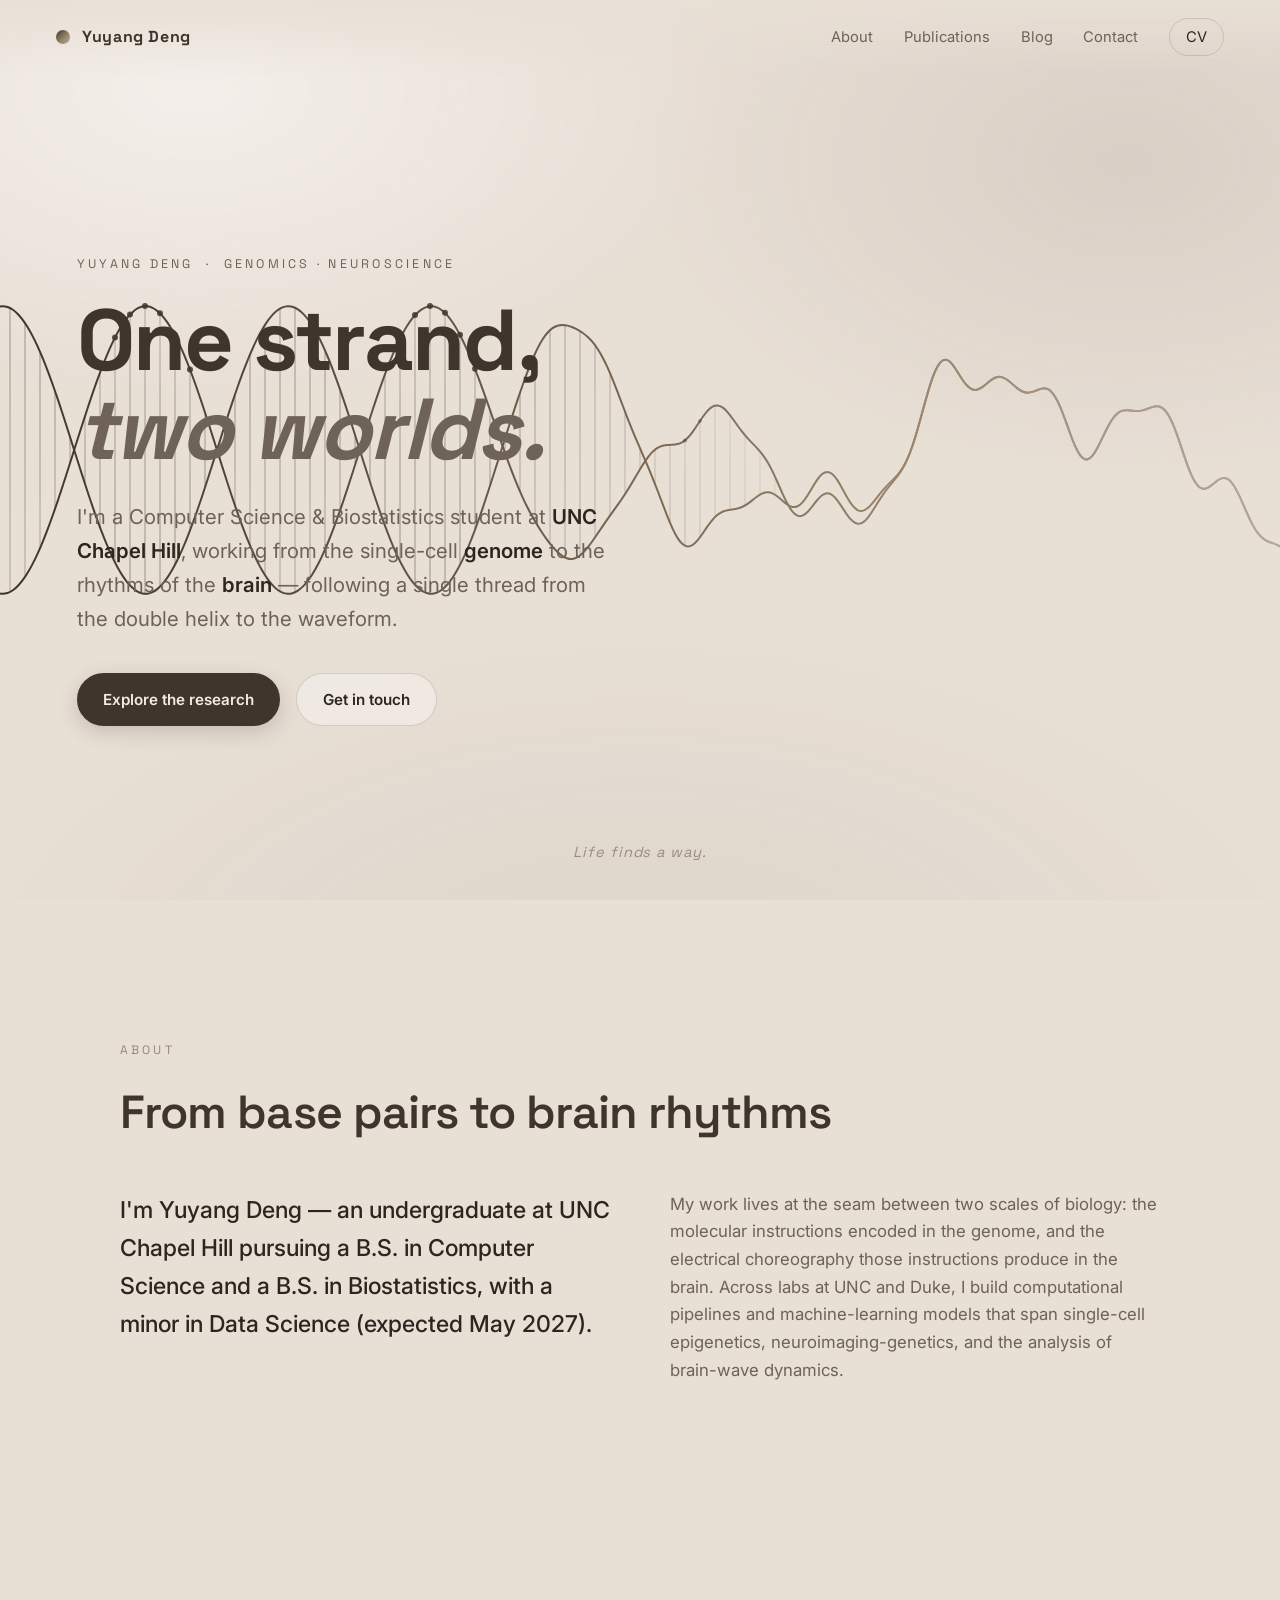
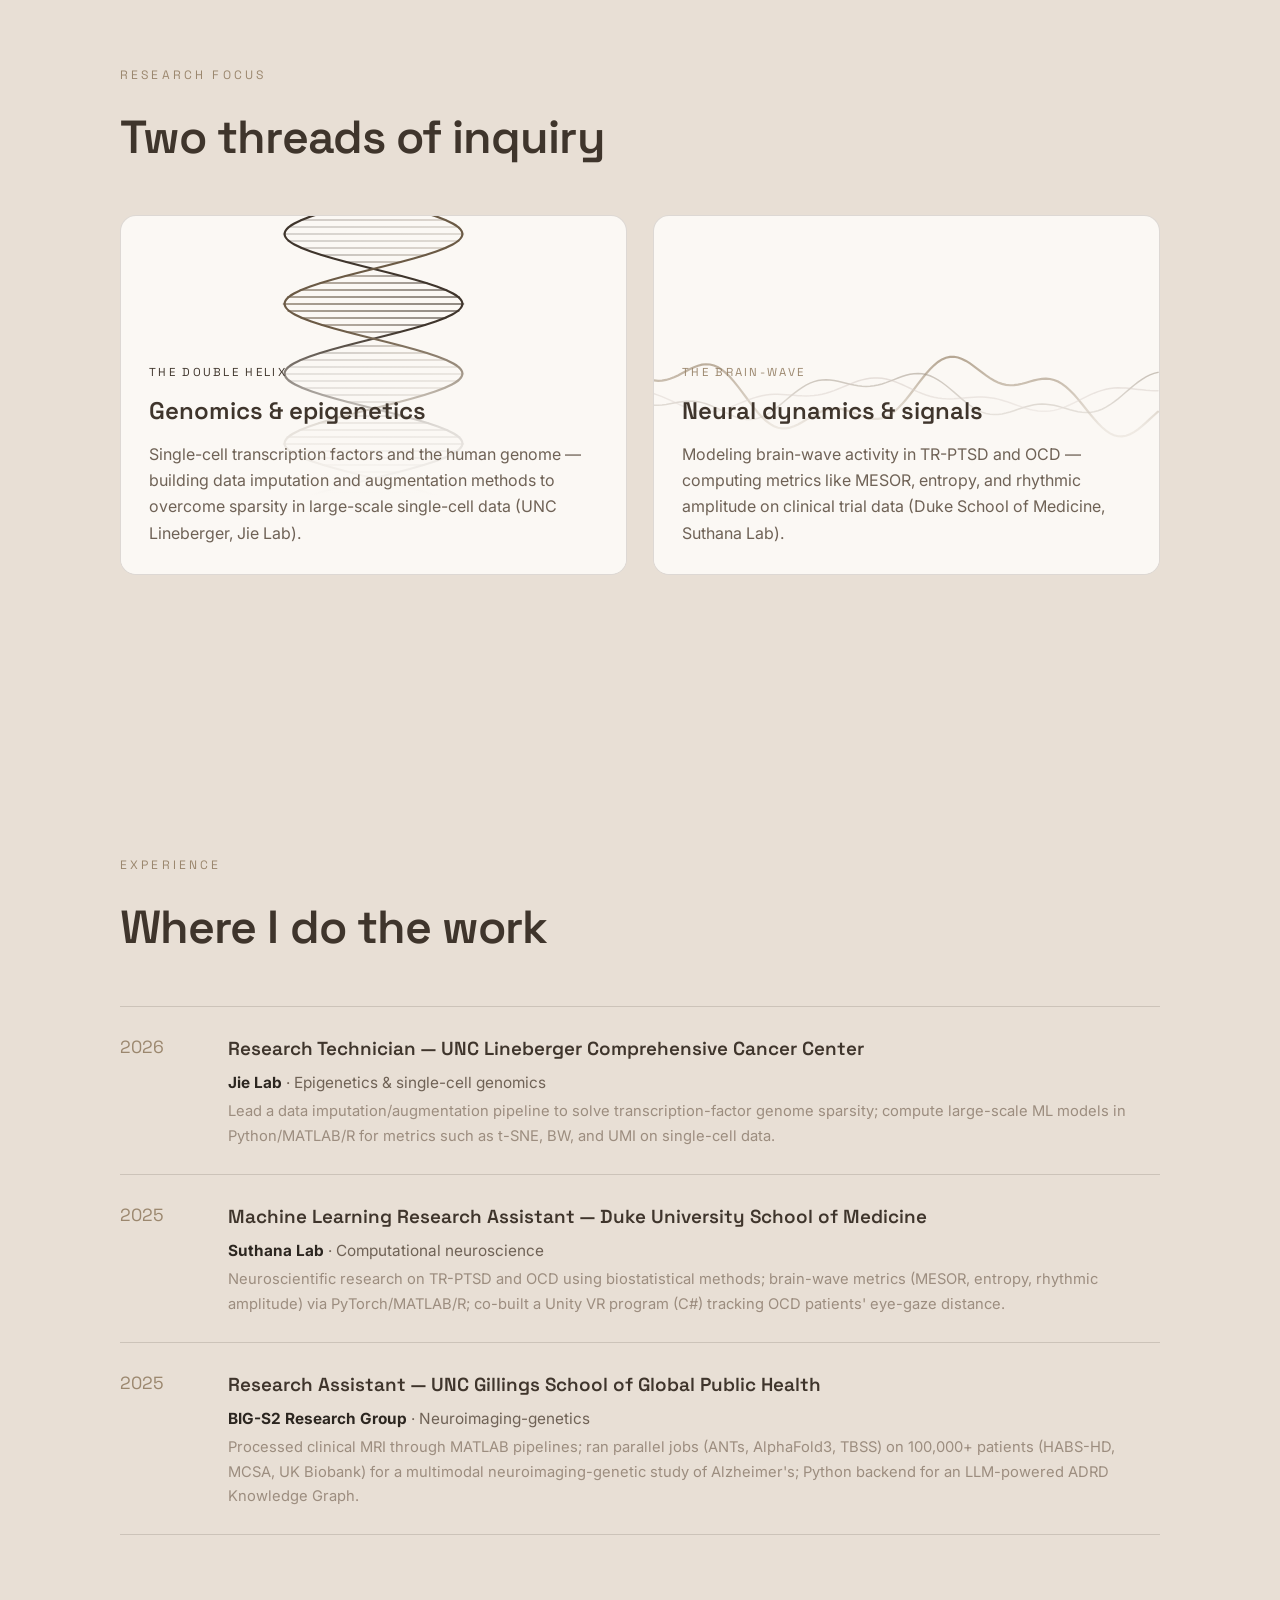
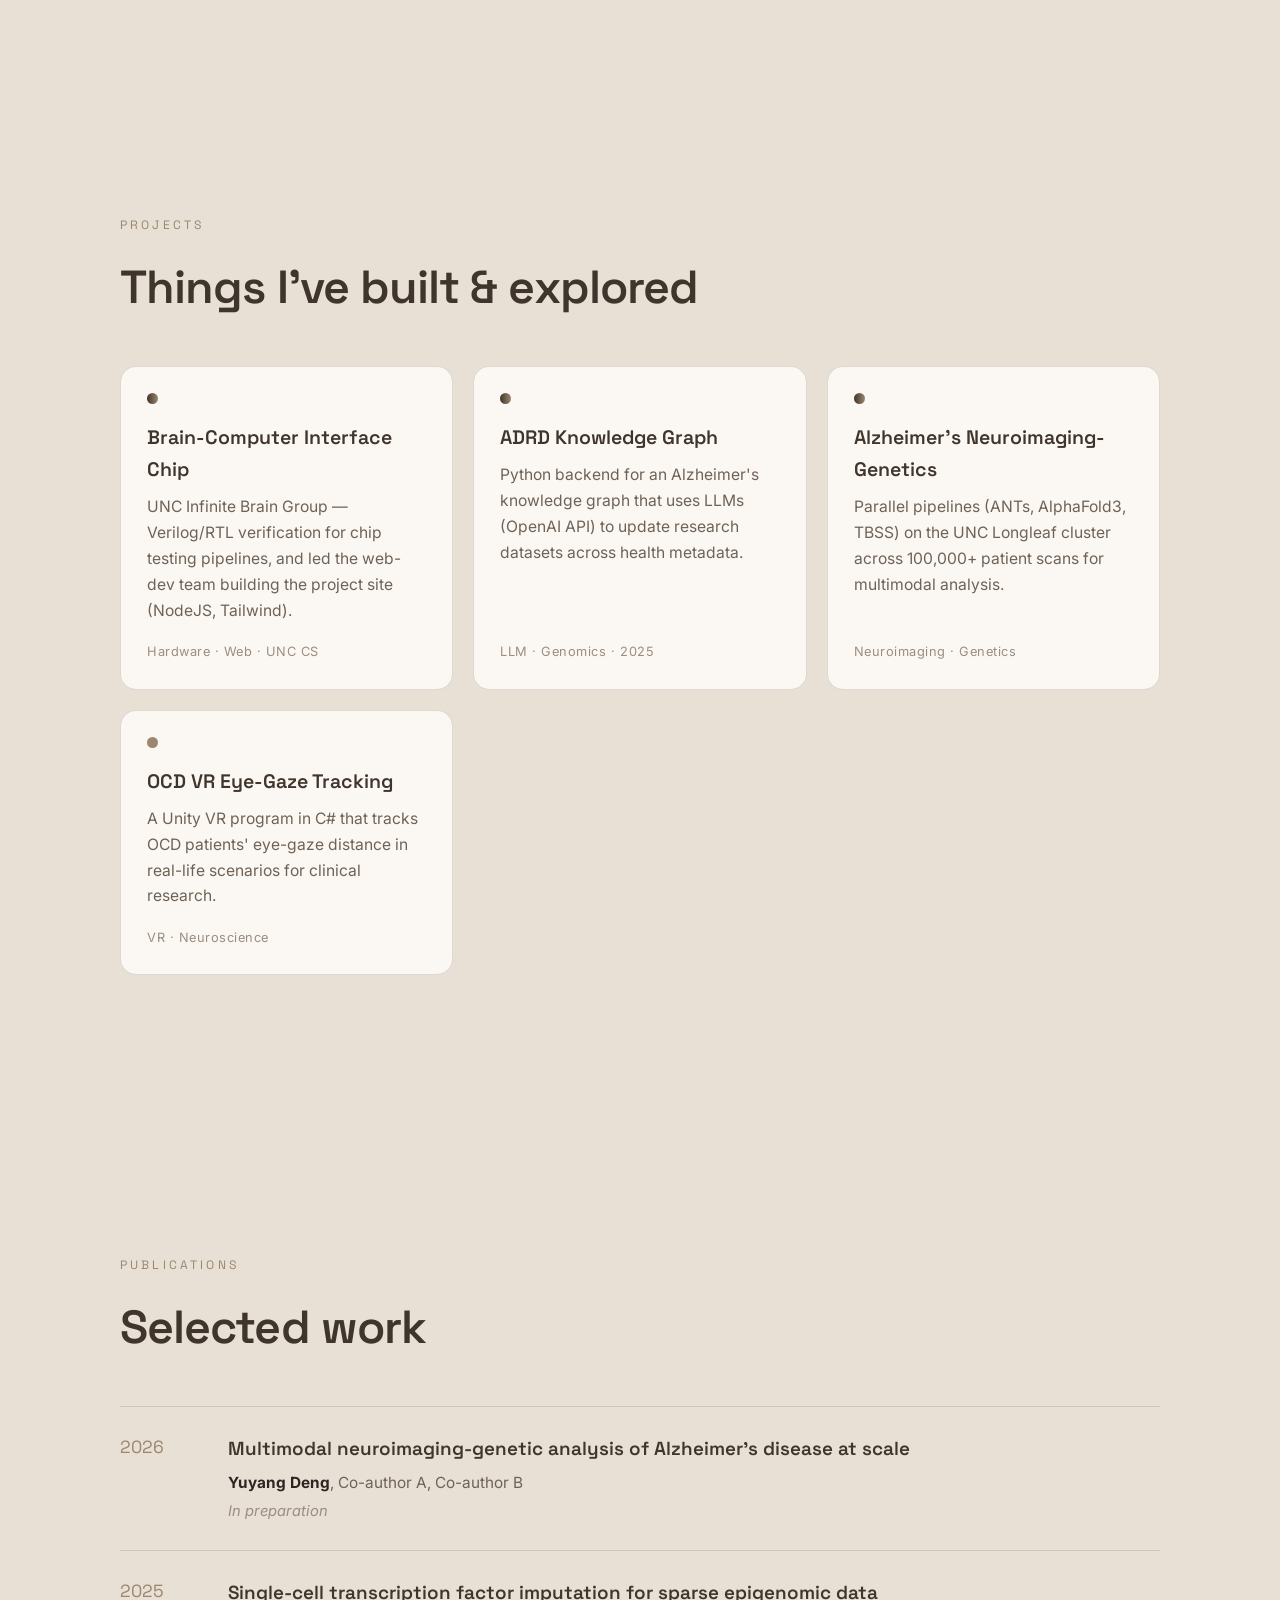
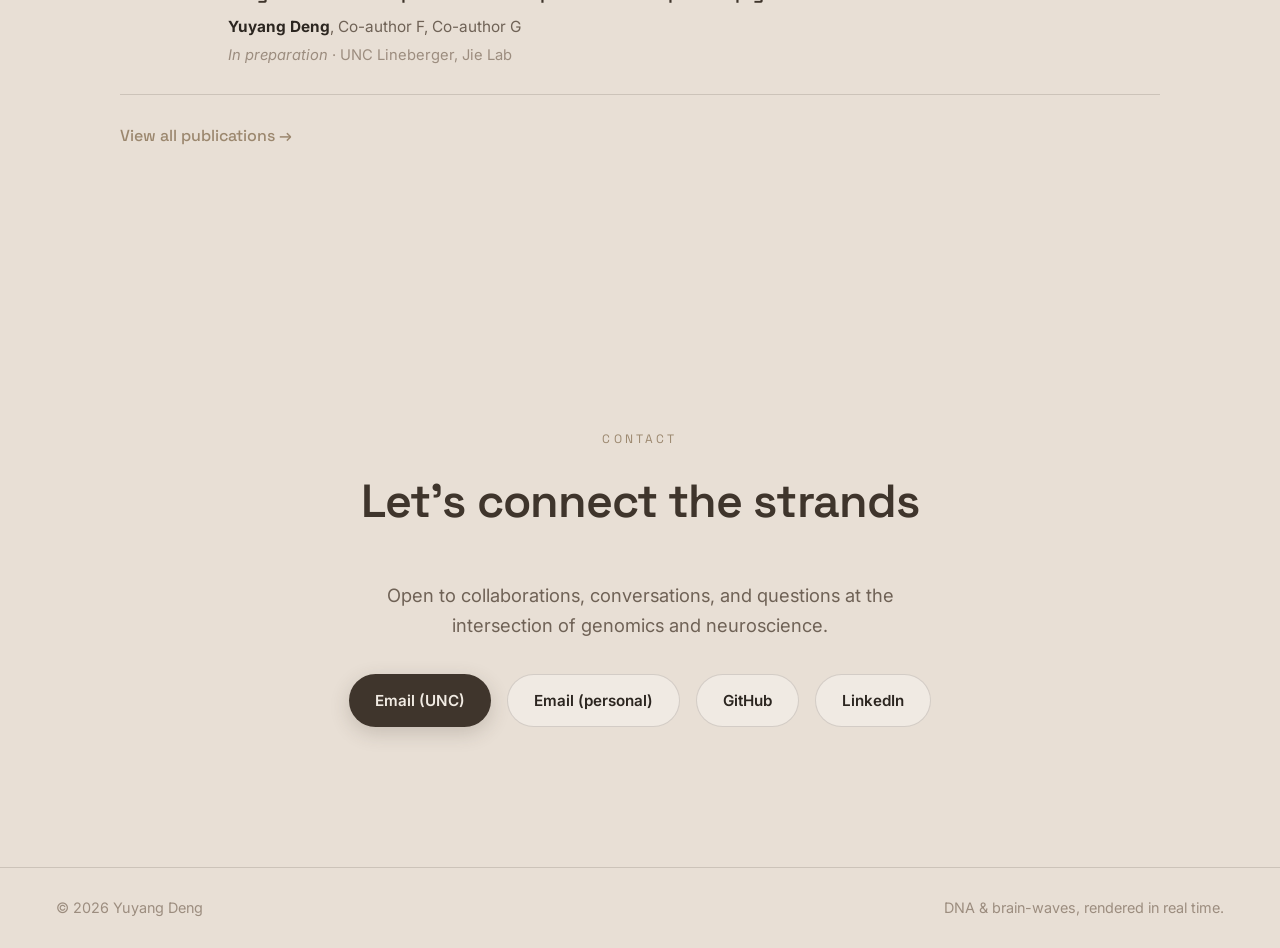
<file: index.html>
<!DOCTYPE html>
<html lang="en">
  <head>
    <meta charset="UTF-8" />
    <meta name="viewport" content="width=device-width, initial-scale=1.0" />
    <title>Yuyang Deng · Genomics &amp; Neuroscience</title>
    <meta
      name="description"
      content="Yuyang Deng — CS &amp; Biostatistics at UNC Chapel Hill, working from the single-cell genome to the rhythms of the brain."
    />
    <link rel="preconnect" href="https://fonts.googleapis.com" />
    <link rel="preconnect" href="https://fonts.gstatic.com" crossorigin />
    <link
      href="https://fonts.googleapis.com/css2?family=Space+Grotesk:wght@400;500;600;700&family=Inter:wght@400;500;600&display=swap"
      rel="stylesheet"
    />
    <link rel="stylesheet" href="styles.css" />
  </head>
  <body>
    <!-- Navigation -->
    <header class="nav">
      <a class="nav__brand" href="#top" aria-label="Home">
        <span class="nav__mark" aria-hidden="true"></span>
        <span class="nav__initials">Yuyang Deng</span>
      </a>
      <nav class="nav__links" aria-label="Primary">
        <a href="#about">About</a>
        <a href="publications.html">Publications</a>
        <a href="blog.html">Blog</a>
        <a href="#contact">Contact</a>
        <a class="nav__cv" href="cv.pdf" target="_blank" rel="noopener">CV</a>
      </nav>
    </header>

    <!-- Hero -->
    <main id="top">
      <section class="hero">
        <canvas class="hero__canvas" id="strandCanvas" aria-hidden="true"></canvas>
        <div class="hero__inner">
          <p class="hero__eyebrow">Yuyang Deng &nbsp;·&nbsp; Genomics · Neuroscience</p>
          <h1 class="hero__title">
            One strand,<br />
            <span class="hero__accent">two worlds.</span>
          </h1>
          <p class="hero__lede">
            I'm a Computer Science &amp; Biostatistics student at
            <strong>UNC Chapel Hill</strong>, working from the single-cell
            <strong>genome</strong> to the rhythms of the
            <strong>brain</strong> — following a single thread from the double
            helix to the waveform.
          </p>
          <div class="hero__cta">
            <a class="btn btn--primary" href="#research">Explore the research</a>
            <a class="btn btn--ghost" href="#contact">Get in touch</a>
          </div>
        </div>
        <p class="hero__quote">Life finds a way.</p>
      </section>

      <!-- About -->
      <section class="section about" id="about">
        <p class="section__kicker">About</p>
        <h2 class="section__title">From base pairs to brain rhythms</h2>
        <div class="about__grid">
          <p class="about__lead">
            I'm Yuyang Deng — an undergraduate at UNC Chapel Hill pursuing a B.S.
            in Computer Science and a B.S. in Biostatistics, with a minor in Data
            Science (expected May 2027).
          </p>
          <p class="about__body">
            My work lives at the seam between two scales of biology: the
            molecular instructions encoded in the genome, and the electrical
            choreography those instructions produce in the brain. Across labs at
            UNC and Duke, I build computational pipelines and machine-learning
            models that span single-cell epigenetics, neuroimaging-genetics, and
            the analysis of brain-wave dynamics.
          </p>
        </div>
      </section>

      <!-- Research -->
      <section class="section research" id="research">
        <p class="section__kicker">Research focus</p>
        <h2 class="section__title">Two threads of inquiry</h2>

        <div class="research__grid">
          <article class="card card--dna">
            <canvas class="card__canvas" id="dnaCanvas" aria-hidden="true"></canvas>
            <div class="card__body">
              <span class="card__tag">The double helix</span>
              <h3 class="card__title">Genomics &amp; epigenetics</h3>
              <p class="card__text">
                Single-cell transcription factors and the human genome — building
                data imputation and augmentation methods to overcome sparsity in
                large-scale single-cell data (UNC Lineberger, Jie Lab).
              </p>
            </div>
          </article>

          <article class="card card--wave">
            <canvas class="card__canvas" id="waveCanvas" aria-hidden="true"></canvas>
            <div class="card__body">
              <span class="card__tag">The brain-wave</span>
              <h3 class="card__title">Neural dynamics &amp; signals</h3>
              <p class="card__text">
                Modeling brain-wave activity in TR-PTSD and OCD — computing
                metrics like MESOR, entropy, and rhythmic amplitude on clinical
                trial data (Duke School of Medicine, Suthana Lab).
              </p>
            </div>
          </article>
        </div>
      </section>

      <!-- Experience -->
      <section class="section experience" id="experience">
        <p class="section__kicker">Experience</p>
        <h2 class="section__title">Where I do the work</h2>
        <ol class="pub__list">
          <li class="pub">
            <span class="pub__year">2026</span>
            <div class="pub__body">
              <span class="pub__title">Research Technician — UNC Lineberger Comprehensive Cancer Center</span>
              <p class="pub__authors"><strong>Jie Lab</strong> · Epigenetics &amp; single-cell genomics</p>
              <p class="pub__venue">
                Lead a data imputation/augmentation pipeline to solve transcription-factor
                genome sparsity; compute large-scale ML models in Python/MATLAB/R for
                metrics such as t-SNE, BW, and UMI on single-cell data.
              </p>
            </div>
          </li>
          <li class="pub">
            <span class="pub__year">2025</span>
            <div class="pub__body">
              <span class="pub__title">Machine Learning Research Assistant — Duke University School of Medicine</span>
              <p class="pub__authors"><strong>Suthana Lab</strong> · Computational neuroscience</p>
              <p class="pub__venue">
                Neuroscientific research on TR-PTSD and OCD using biostatistical methods;
                brain-wave metrics (MESOR, entropy, rhythmic amplitude) via PyTorch/MATLAB/R;
                co-built a Unity VR program (C#) tracking OCD patients' eye-gaze distance.
              </p>
            </div>
          </li>
          <li class="pub">
            <span class="pub__year">2025</span>
            <div class="pub__body">
              <span class="pub__title">Research Assistant — UNC Gillings School of Global Public Health</span>
              <p class="pub__authors"><strong>BIG-S2 Research Group</strong> · Neuroimaging-genetics</p>
              <p class="pub__venue">
                Processed clinical MRI through MATLAB pipelines; ran parallel jobs (ANTs,
                AlphaFold3, TBSS) on 100,000+ patients (HABS-HD, MCSA, UK Biobank) for a
                multimodal neuroimaging-genetic study of Alzheimer's; Python backend for an
                LLM-powered ADRD Knowledge Graph.
              </p>
            </div>
          </li>
        </ol>
      </section>

      <!-- Projects -->
      <section class="section projects" id="projects">
        <p class="section__kicker">Projects</p>
        <h2 class="section__title">Things I've built &amp; explored</h2>
        <div class="projects__grid">
          <a class="project" href="#">
            <span class="project__dot" data-world="both"></span>
            <h3 class="project__title">Brain-Computer Interface Chip</h3>
            <p class="project__text">
              UNC Infinite Brain Group — Verilog/RTL verification for chip testing
              pipelines, and led the web-dev team building the project site
              (NodeJS, Tailwind).
            </p>
            <span class="project__meta">Hardware · Web · UNC CS</span>
          </a>
          <a class="project" href="#">
            <span class="project__dot" data-world="both"></span>
            <h3 class="project__title">ADRD Knowledge Graph</h3>
            <p class="project__text">
              Python backend for an Alzheimer's knowledge graph that uses LLMs
              (OpenAI API) to update research datasets across health metadata.
            </p>
            <span class="project__meta">LLM · Genomics · 2025</span>
          </a>
          <a class="project" href="#">
            <span class="project__dot" data-world="both"></span>
            <h3 class="project__title">Alzheimer's Neuroimaging-Genetics</h3>
            <p class="project__text">
              Parallel pipelines (ANTs, AlphaFold3, TBSS) on the UNC Longleaf
              cluster across 100,000+ patient scans for multimodal analysis.
            </p>
            <span class="project__meta">Neuroimaging · Genetics</span>
          </a>
          <a class="project" href="#">
            <span class="project__dot" data-world="wave"></span>
            <h3 class="project__title">OCD VR Eye-Gaze Tracking</h3>
            <p class="project__text">
              A Unity VR program in C# that tracks OCD patients' eye-gaze distance
              in real-life scenarios for clinical research.
            </p>
            <span class="project__meta">VR · Neuroscience</span>
          </a>
        </div>
      </section>

      <!-- Publications (preview) -->
      <section class="section publications" id="publications">
        <p class="section__kicker">Publications</p>
        <h2 class="section__title">Selected work</h2>
        <ol class="pub__list">
          <li class="pub">
            <span class="pub__year">2026</span>
            <div class="pub__body">
              <a class="pub__title" href="publications.html"
                >Multimodal neuroimaging-genetic analysis of Alzheimer's disease at scale</a
              >
              <p class="pub__authors">
                <strong>Yuyang Deng</strong>, Co-author A, Co-author B
              </p>
              <p class="pub__venue"><em>In preparation</em></p>
            </div>
          </li>
          <li class="pub">
            <span class="pub__year">2025</span>
            <div class="pub__body">
              <a class="pub__title" href="publications.html"
                >Single-cell transcription factor imputation for sparse epigenomic data</a
              >
              <p class="pub__authors">
                <strong>Yuyang Deng</strong>, Co-author F, Co-author G
              </p>
              <p class="pub__venue"><em>In preparation</em> · UNC Lineberger, Jie Lab</p>
            </div>
          </li>
        </ol>
        <a class="section__more" href="publications.html">View all publications →</a>
      </section>

      <!-- Contact -->
      <section class="section contact" id="contact">
        <p class="section__kicker">Contact</p>
        <h2 class="section__title">Let's connect the strands</h2>
        <p class="contact__text">
          Open to collaborations, conversations, and questions at the
          intersection of genomics and neuroscience.
        </p>
        <div class="contact__links">
          <a class="btn btn--primary" href="mailto:dyy12@unc.edu">Email (UNC)</a>
          <a class="btn btn--ghost" href="mailto:dyyjason1212@gmail.com">Email (personal)</a>
          <a class="btn btn--ghost" href="https://github.com/Gimmick12-DYY" target="_blank" rel="noopener">GitHub</a>
          <a class="btn btn--ghost" href="https://linkedin.com/in/yuyang-deng-2b53522ab" target="_blank" rel="noopener">LinkedIn</a>
        </div>
      </section>
    </main>

    <footer class="footer">
      <span>© <span id="year"></span> Yuyang Deng</span>
      <span class="footer__note">DNA &amp; brain-waves, rendered in real time.</span>
    </footer>

    <script src="main.js"></script>
  </body>
</html>
</file>
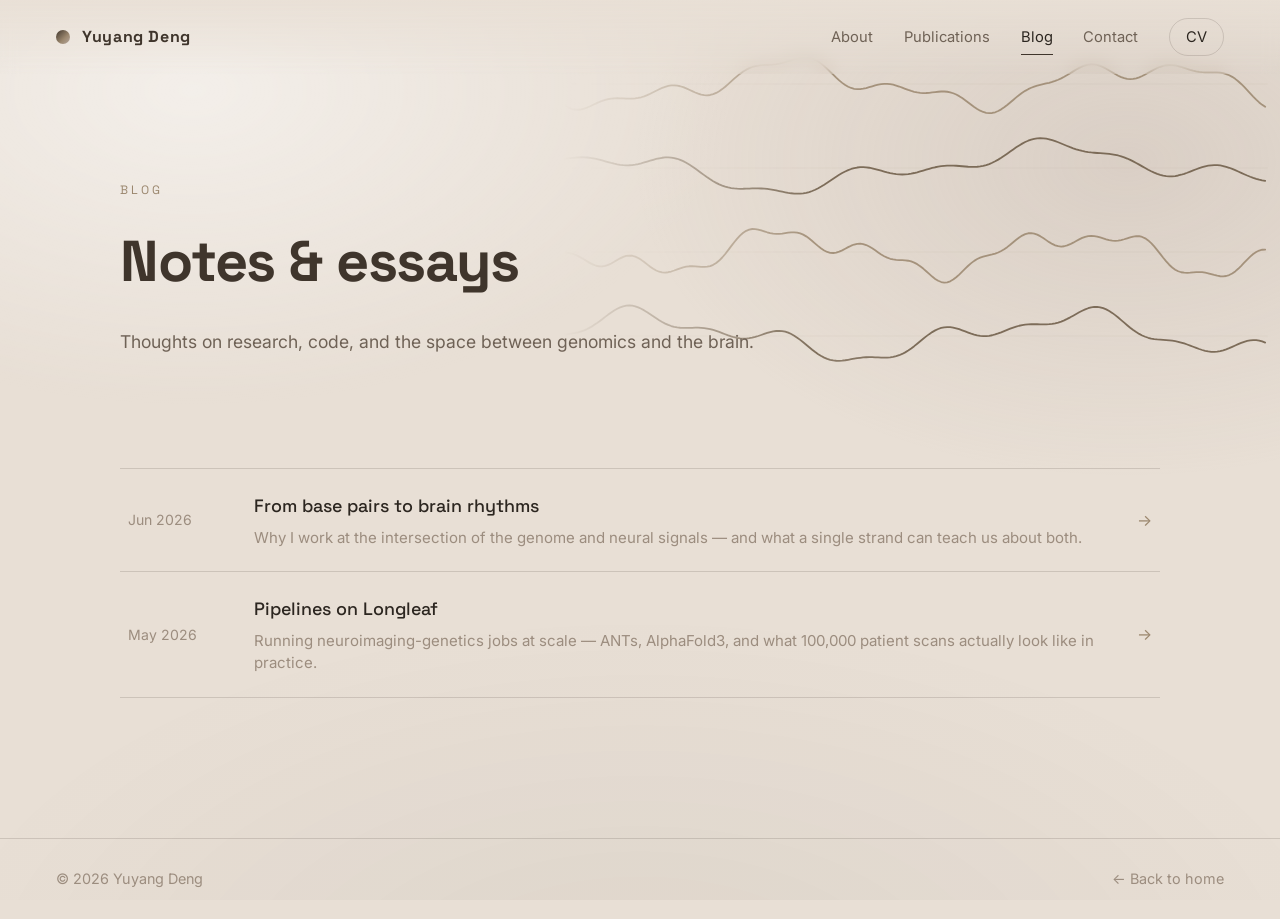
<file: blog.html>
<!DOCTYPE html>
<html lang="en">
  <head>
    <meta charset="UTF-8" />
    <meta name="viewport" content="width=device-width, initial-scale=1.0" />
    <title>Blog · Yuyang Deng</title>
    <meta
      name="description"
      content="Notes and essays by Yuyang Deng on genomics, neuroscience, and research."
    />
    <link rel="preconnect" href="https://fonts.googleapis.com" />
    <link rel="preconnect" href="https://fonts.gstatic.com" crossorigin />
    <link
      href="https://fonts.googleapis.com/css2?family=Space+Grotesk:wght@400;500;600;700&family=Inter:wght@400;500;600&display=swap"
      rel="stylesheet"
    />
    <link rel="stylesheet" href="styles.css" />
  </head>
  <body>
    <header class="nav">
      <a class="nav__brand" href="index.html" aria-label="Home">
        <span class="nav__mark" aria-hidden="true"></span>
        <span class="nav__initials">Yuyang Deng</span>
      </a>
      <nav class="nav__links" aria-label="Primary">
        <a href="index.html#about">About</a>
        <a href="publications.html">Publications</a>
        <a href="blog.html" aria-current="page">Blog</a>
        <a href="index.html#contact">Contact</a>
        <a class="nav__cv" href="cv.pdf" target="_blank" rel="noopener">CV</a>
      </nav>
    </header>

    <main>
      <section class="page-header page-header--art">
        <canvas class="page-header__canvas" id="pageEegCanvas" aria-hidden="true"></canvas>
        <div class="page-header__inner">
          <p class="section__kicker">Blog</p>
          <h1 class="page-header__title">Notes &amp; essays</h1>
          <p class="page-header__lede">
            Thoughts on research, code, and the space between genomics and the brain.
          </p>
        </div>
      </section>

      <section class="section blog-page">
        <div class="writing__list">
          <a class="post" href="#">
            <span class="post__date">Jun 2026</span>
            <div class="post__content">
              <span class="post__title">From base pairs to brain rhythms</span>
              <span class="post__excerpt">
                Why I work at the intersection of the genome and neural signals —
                and what a single strand can teach us about both.
              </span>
            </div>
            <span class="post__arrow" aria-hidden="true">→</span>
          </a>
          <a class="post" href="#">
            <span class="post__date">May 2026</span>
            <div class="post__content">
              <span class="post__title">Pipelines on Longleaf</span>
              <span class="post__excerpt">
                Running neuroimaging-genetics jobs at scale — ANTs, AlphaFold3,
                and what 100,000 patient scans actually look like in practice.
              </span>
            </div>
            <span class="post__arrow" aria-hidden="true">→</span>
          </a>
        </div>
      </section>
    </main>

    <footer class="footer">
      <span>© <span id="year"></span> Yuyang Deng</span>
      <a class="footer__back" href="index.html">← Back to home</a>
    </footer>

    <script src="main.js"></script>
  </body>
</html>
</file>
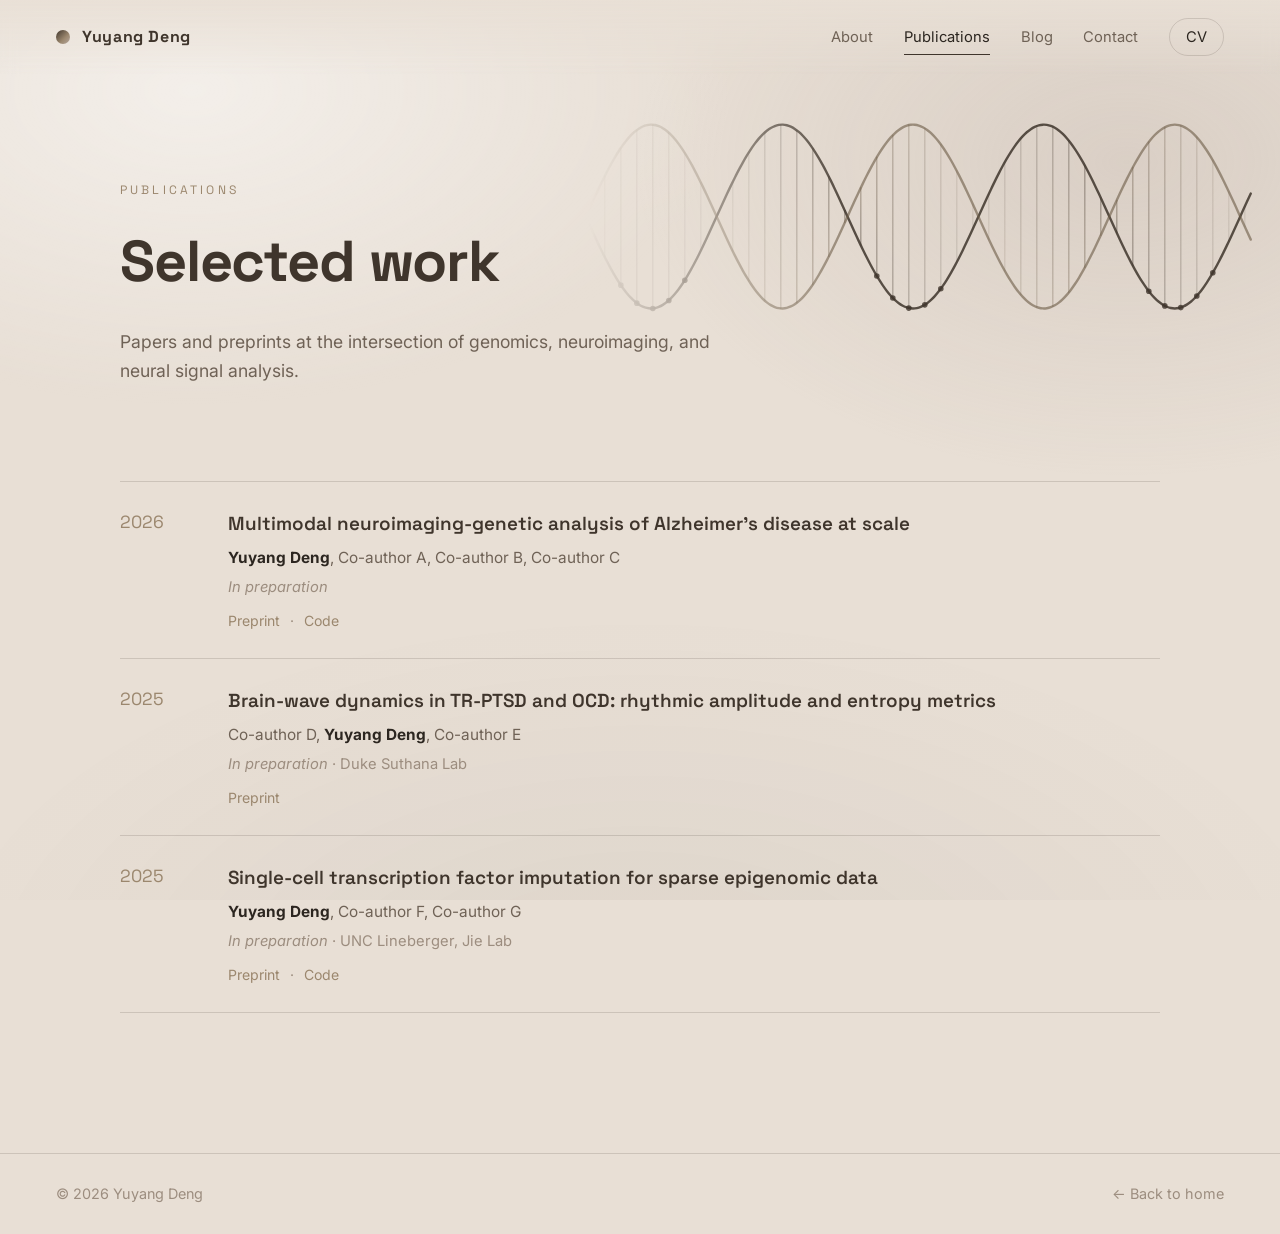
<file: publications.html>
<!DOCTYPE html>
<html lang="en">
  <head>
    <meta charset="UTF-8" />
    <meta name="viewport" content="width=device-width, initial-scale=1.0" />
    <title>Publications · Yuyang Deng</title>
    <meta
      name="description"
      content="Selected publications by Yuyang Deng — genomics, neuroscience, and computational biology."
    />
    <link rel="preconnect" href="https://fonts.googleapis.com" />
    <link rel="preconnect" href="https://fonts.gstatic.com" crossorigin />
    <link
      href="https://fonts.googleapis.com/css2?family=Space+Grotesk:wght@400;500;600;700&family=Inter:wght@400;500;600&display=swap"
      rel="stylesheet"
    />
    <link rel="stylesheet" href="styles.css" />
  </head>
  <body>
    <header class="nav">
      <a class="nav__brand" href="index.html" aria-label="Home">
        <span class="nav__mark" aria-hidden="true"></span>
        <span class="nav__initials">Yuyang Deng</span>
      </a>
      <nav class="nav__links" aria-label="Primary">
        <a href="index.html#about">About</a>
        <a href="publications.html" aria-current="page">Publications</a>
        <a href="blog.html">Blog</a>
        <a href="index.html#contact">Contact</a>
        <a class="nav__cv" href="cv.pdf" target="_blank" rel="noopener">CV</a>
      </nav>
    </header>

    <main>
      <section class="page-header page-header--art">
        <canvas class="page-header__canvas" id="pageDnaCanvas" aria-hidden="true"></canvas>
        <div class="page-header__inner">
          <p class="section__kicker">Publications</p>
          <h1 class="page-header__title">Selected work</h1>
          <p class="page-header__lede">
            Papers and preprints at the intersection of genomics, neuroimaging, and
            neural signal analysis.
          </p>
        </div>
      </section>

      <section class="section publications-page">
        <ol class="pub__list">
          <li class="pub">
            <span class="pub__year">2026</span>
            <div class="pub__body">
              <a class="pub__title" href="#"
                >Multimodal neuroimaging-genetic analysis of Alzheimer's disease at scale</a
              >
              <p class="pub__authors">
                <strong>Yuyang Deng</strong>, Co-author A, Co-author B, Co-author C
              </p>
              <p class="pub__venue"><em>In preparation</em></p>
              <p class="pub__links">
                <a href="#">Preprint</a>
                <span aria-hidden="true">·</span>
                <a href="#">Code</a>
              </p>
            </div>
          </li>
          <li class="pub">
            <span class="pub__year">2025</span>
            <div class="pub__body">
              <a class="pub__title" href="#"
                >Brain-wave dynamics in TR-PTSD and OCD: rhythmic amplitude and entropy metrics</a
              >
              <p class="pub__authors">
                Co-author D, <strong>Yuyang Deng</strong>, Co-author E
              </p>
              <p class="pub__venue"><em>In preparation</em> · Duke Suthana Lab</p>
              <p class="pub__links">
                <a href="#">Preprint</a>
              </p>
            </div>
          </li>
          <li class="pub">
            <span class="pub__year">2025</span>
            <div class="pub__body">
              <a class="pub__title" href="#"
                >Single-cell transcription factor imputation for sparse epigenomic data</a
              >
              <p class="pub__authors">
                <strong>Yuyang Deng</strong>, Co-author F, Co-author G
              </p>
              <p class="pub__venue"><em>In preparation</em> · UNC Lineberger, Jie Lab</p>
              <p class="pub__links">
                <a href="#">Preprint</a>
                <span aria-hidden="true">·</span>
                <a href="#">Code</a>
              </p>
            </div>
          </li>
        </ol>
      </section>
    </main>

    <footer class="footer">
      <span>© <span id="year"></span> Yuyang Deng</span>
      <a class="footer__back" href="index.html">← Back to home</a>
    </footer>

    <script src="main.js"></script>
  </body>
</html>
</file>
<file: styles.css>
:root {
  /* Warm, editorial neutrals — ink on paper */
  --paper: #e8dfd5; /* page background */
  --paper-soft: #f1ebe3; /* lighter band */
  --card: #fbf8f4; /* card surface */
  --ink: #2c2620; /* primary text (near-espresso) */
  --espresso: #3f352c; /* deep brown */
  --ink-dim: #6f6256; /* secondary text */
  --ink-faint: #9c8d7f; /* tertiary / meta */
  --taupe: #b6a79e;
  --khaki: #b0a18c;

  /* The two worlds, in serious tones */
  --dna: #3f352c; /* espresso : DNA */
  --dna-2: #6b5a45; /* lighter brown */
  --wave: #9b876e; /* warm taupe : brain-wave */
  --wave-2: #b6a79e;

  --line: rgba(63, 53, 44, 0.16);
  --line-soft: rgba(63, 53, 44, 0.08);
  --radius: 16px;
  --maxw: 1120px;

  --font-display: "Space Grotesk", system-ui, sans-serif;
  --font-body: "Inter", system-ui, sans-serif;
}

* {
  box-sizing: border-box;
  margin: 0;
  padding: 0;
}

html {
  scroll-behavior: smooth;
}

body {
  background: var(--paper);
  color: var(--ink);
  font-family: var(--font-body);
  line-height: 1.65;
  -webkit-font-smoothing: antialiased;
  overflow-x: hidden;
}

/* Soft warm backdrop */
body::before {
  content: "";
  position: fixed;
  inset: 0;
  z-index: -1;
  background:
    radial-gradient(60% 50% at 15% 10%, rgba(255, 255, 255, 0.5), transparent 70%),
    radial-gradient(55% 50% at 88% 18%, rgba(182, 167, 158, 0.28), transparent 70%),
    radial-gradient(80% 60% at 50% 110%, rgba(63, 53, 44, 0.06), transparent 70%);
}

a {
  color: inherit;
  text-decoration: none;
}

/* ---------- Navigation ---------- */
.nav {
  position: fixed;
  top: 0;
  left: 0;
  right: 0;
  z-index: 50;
  display: flex;
  align-items: center;
  justify-content: space-between;
  padding: 18px clamp(20px, 5vw, 56px);
  backdrop-filter: blur(8px);
  background: linear-gradient(to bottom, rgba(232, 223, 213, 0.92), rgba(232, 223, 213, 0));
}

.nav__brand {
  display: flex;
  align-items: center;
  gap: 12px;
  font-family: var(--font-display);
  font-weight: 700;
  letter-spacing: 0.04em;
  white-space: nowrap;
  color: var(--espresso);
}

.nav__mark {
  width: 14px;
  height: 14px;
  border-radius: 50%;
  background: linear-gradient(135deg, var(--espresso), var(--wave) 60%, var(--taupe));
}

.nav__links {
  display: flex;
  align-items: center;
  gap: clamp(16px, 2.4vw, 34px);
  font-size: 0.92rem;
  color: var(--ink-dim);
}

.nav__links a {
  position: relative;
  padding: 4px 0;
  transition: color 0.25s ease;
}

.nav__links a::after {
  content: "";
  position: absolute;
  left: 0;
  bottom: -2px;
  width: 0;
  height: 1.5px;
  background: var(--espresso);
  transition: width 0.3s ease;
}

.nav__links a:hover {
  color: var(--ink);
}

.nav__links a:hover::after {
  width: 100%;
}

.nav__cv {
  padding: 6px 16px !important;
  border: 1px solid var(--line);
  border-radius: 999px;
  color: var(--ink) !important;
  transition: border-color 0.25s ease, background 0.25s ease;
}

.nav__cv::after {
  display: none;
}

.nav__cv:hover {
  border-color: var(--espresso);
  background: rgba(63, 53, 44, 0.04);
}

/* ---------- Hero ---------- */
.hero {
  position: relative;
  min-height: 100vh;
  display: flex;
  align-items: center;
  padding: 0 clamp(20px, 6vw, 80px);
  overflow: hidden;
}

.hero__canvas {
  position: absolute;
  inset: 0;
  width: 100%;
  height: 100%;
  display: block;
}

.hero__inner {
  position: relative;
  z-index: 2;
  max-width: 680px;
  padding-top: 80px;
}

.hero__eyebrow {
  font-family: var(--font-display);
  text-transform: uppercase;
  letter-spacing: 0.26em;
  font-size: 0.78rem;
  color: var(--ink-dim);
  margin-bottom: 22px;
}

.hero__title {
  font-family: var(--font-display);
  font-weight: 700;
  font-size: clamp(2.8rem, 8vw, 5.4rem);
  line-height: 1.03;
  letter-spacing: -0.02em;
  color: var(--espresso);
}

.hero__accent {
  font-style: italic;
  color: var(--ink-dim);
}

.hero__lede {
  margin-top: 26px;
  font-size: clamp(1.05rem, 2.2vw, 1.28rem);
  color: var(--ink-dim);
  max-width: 540px;
}

.hero__lede strong {
  color: var(--ink);
  font-weight: 600;
}

.hero__cta {
  margin-top: 38px;
  display: flex;
  gap: 16px;
  flex-wrap: wrap;
}

/* ---------- Buttons ---------- */
.btn {
  display: inline-flex;
  align-items: center;
  justify-content: center;
  padding: 13px 26px;
  border-radius: 999px;
  font-weight: 600;
  font-size: 0.95rem;
  transition: transform 0.2s ease, box-shadow 0.25s ease, background 0.25s ease,
    border-color 0.25s ease;
}

.btn--primary {
  color: var(--paper-soft);
  background: var(--espresso);
  box-shadow: 0 6px 20px rgba(63, 53, 44, 0.2);
}

.btn--primary:hover {
  transform: translateY(-2px);
  box-shadow: 0 12px 30px rgba(63, 53, 44, 0.28);
}

.btn--ghost {
  color: var(--ink);
  border: 1px solid var(--line);
  background: rgba(255, 255, 255, 0.35);
}

.btn--ghost:hover {
  transform: translateY(-2px);
  border-color: var(--espresso);
  background: rgba(255, 255, 255, 0.6);
}

/* ---------- Hero quote ---------- */
.hero__quote {
  position: absolute;
  left: 50%;
  bottom: 36px;
  transform: translateX(-50%);
  z-index: 2;
  font-family: var(--font-display);
  font-size: 0.92rem;
  font-style: italic;
  letter-spacing: 0.06em;
  color: var(--ink-faint);
  white-space: nowrap;
}

/* ---------- Sections ---------- */
.section {
  max-width: var(--maxw);
  margin: 0 auto;
  padding: clamp(72px, 11vw, 140px) clamp(20px, 6vw, 40px);
}

.section__kicker {
  font-family: var(--font-display);
  text-transform: uppercase;
  letter-spacing: 0.26em;
  font-size: 0.76rem;
  color: var(--wave);
  margin-bottom: 14px;
}

.section__title {
  font-family: var(--font-display);
  font-weight: 600;
  font-size: clamp(1.9rem, 4.5vw, 2.9rem);
  letter-spacing: -0.02em;
  margin-bottom: 40px;
  color: var(--espresso);
}

/* About */
.about__grid {
  display: grid;
  grid-template-columns: 1fr 1fr;
  gap: clamp(24px, 5vw, 60px);
}

.about__lead {
  font-size: clamp(1.15rem, 2.4vw, 1.45rem);
  color: var(--ink);
  font-weight: 500;
}

.about__body {
  color: var(--ink-dim);
  font-size: 1.05rem;
}

/* Research cards */
.research__grid {
  display: grid;
  grid-template-columns: 1fr 1fr;
  gap: 26px;
}

.card {
  position: relative;
  border-radius: var(--radius);
  overflow: hidden;
  background: var(--card);
  border: 1px solid var(--line);
  min-height: 360px;
  display: flex;
  flex-direction: column;
  justify-content: flex-end;
  transition: transform 0.3s ease, border-color 0.3s ease, box-shadow 0.3s ease;
}

.card:hover {
  transform: translateY(-6px);
  box-shadow: 0 22px 50px rgba(63, 53, 44, 0.16);
}

.card--dna:hover { border-color: var(--espresso); }
.card--wave:hover { border-color: var(--wave); }

.card__canvas {
  position: absolute;
  inset: 0;
  width: 100%;
  height: 100%;
}

.card__body {
  position: relative;
  z-index: 2;
  padding: 28px;
  background: linear-gradient(to top, var(--card) 32%, rgba(251, 248, 244, 0.85) 60%, transparent);
}

.card__tag {
  font-family: var(--font-display);
  font-size: 0.72rem;
  text-transform: uppercase;
  letter-spacing: 0.2em;
  color: var(--ink-faint);
}

.card--dna .card__tag { color: var(--espresso); }
.card--wave .card__tag { color: var(--wave); }

.card__title {
  font-family: var(--font-display);
  font-weight: 600;
  font-size: 1.5rem;
  margin: 8px 0 10px;
  color: var(--espresso);
}

.card__text {
  color: var(--ink-dim);
  font-size: 1rem;
  max-width: 44ch;
}

/* Experience / list */
.pub__list {
  list-style: none;
  border-top: 1px solid var(--line);
}

.pub {
  display: grid;
  grid-template-columns: 88px 1fr;
  gap: 20px;
  padding: 26px 0;
  border-bottom: 1px solid var(--line);
}

.pub__year {
  font-family: var(--font-display);
  font-size: 1.1rem;
  color: var(--wave);
}

.pub__title {
  display: block;
  font-family: var(--font-display);
  font-weight: 600;
  font-size: 1.18rem;
  color: var(--espresso);
  transition: color 0.2s ease;
}

a.pub__title:hover {
  color: var(--dna-2);
}

.pub__authors {
  color: var(--ink-dim);
  margin-top: 6px;
  font-size: 0.96rem;
}

.pub__authors strong {
  color: var(--ink);
}

.pub__venue {
  color: var(--ink-faint);
  font-size: 0.92rem;
  margin-top: 4px;
}

.pub__links {
  margin-top: 10px;
  font-size: 0.88rem;
}

.pub__links a {
  color: var(--wave);
  transition: color 0.2s ease;
}

.pub__links a:hover {
  color: var(--espresso);
}

.pub__links span {
  margin: 0 6px;
  color: var(--ink-faint);
}

/* Standalone page header */
.page-header {
  max-width: var(--maxw);
  margin: 0 auto;
  padding: clamp(120px, 16vw, 180px) clamp(20px, 6vw, 40px) 0;
}

.page-header--art {
  position: relative;
  max-width: none;
  overflow: hidden;
  min-height: clamp(280px, 42vw, 420px);
  padding: 0;
}

.page-header__canvas {
  position: absolute;
  inset: 0;
  width: 100%;
  height: 100%;
  display: block;
  pointer-events: none;
}

.page-header__inner {
  position: relative;
  z-index: 2;
  max-width: var(--maxw);
  margin: 0 auto;
  padding: clamp(120px, 16vw, 180px) clamp(20px, 6vw, 40px) clamp(32px, 5vw, 48px);
}

.page-header__title {
  font-family: var(--font-display);
  font-weight: 700;
  font-size: clamp(2.4rem, 6vw, 3.6rem);
  letter-spacing: -0.02em;
  color: var(--espresso);
  margin-bottom: 18px;
}

.page-header__lede {
  color: var(--ink-dim);
  font-size: 1.1rem;
  max-width: 58ch;
  line-height: 1.65;
}

.publications-page,
.blog-page {
  padding-top: 48px;
}

.section__more {
  display: inline-block;
  margin-top: 28px;
  font-family: var(--font-display);
  font-weight: 500;
  font-size: 1rem;
  color: var(--wave);
  transition: color 0.2s ease, transform 0.2s ease;
}

.section__more:hover {
  color: var(--espresso);
  transform: translateX(4px);
}

.footer__back {
  color: var(--ink-faint);
  transition: color 0.2s ease;
}

.footer__back:hover {
  color: var(--espresso);
}

.nav__links a[aria-current="page"] {
  color: var(--ink);
}

.nav__links a[aria-current="page"]::after {
  width: 100%;
}

/* Projects */
.projects__grid {
  display: grid;
  grid-template-columns: repeat(3, 1fr);
  gap: 20px;
}

.project {
  display: flex;
  flex-direction: column;
  padding: 26px;
  border-radius: var(--radius);
  background: var(--card);
  border: 1px solid var(--line);
  transition: transform 0.25s ease, border-color 0.25s ease, box-shadow 0.25s ease;
}

.project:hover {
  transform: translateY(-5px);
  border-color: var(--espresso);
  box-shadow: 0 16px 38px rgba(63, 53, 44, 0.14);
}

.project__dot {
  width: 11px;
  height: 11px;
  border-radius: 50%;
  margin-bottom: 18px;
}

.project__dot[data-world="dna"] { background: var(--espresso); }
.project__dot[data-world="wave"] { background: var(--wave); }
.project__dot[data-world="both"] {
  background: linear-gradient(90deg, var(--espresso), var(--wave));
}

.project__title {
  font-family: var(--font-display);
  font-weight: 600;
  font-size: 1.22rem;
  margin-bottom: 8px;
  color: var(--espresso);
}

.project__text {
  color: var(--ink-dim);
  font-size: 0.98rem;
  flex: 1;
}

.project__meta {
  margin-top: 18px;
  font-size: 0.8rem;
  color: var(--ink-faint);
  letter-spacing: 0.04em;
}

/* Blog */
.blog__intro {
  color: var(--ink-dim);
  font-size: 1.08rem;
  max-width: 52ch;
  margin: -20px 0 36px;
}

.post__content {
  display: flex;
  flex-direction: column;
  gap: 6px;
}

.post__excerpt {
  color: var(--ink-faint);
  font-size: 0.94rem;
  line-height: 1.5;
}

/* Awards / static rows */
.writing__list {
  display: flex;
  flex-direction: column;
  border-top: 1px solid var(--line);
}

.post {
  display: grid;
  grid-template-columns: 110px 1fr 30px;
  align-items: center;
  gap: 16px;
  padding: 22px 8px;
  border-bottom: 1px solid var(--line);
  transition: padding 0.25s ease, background 0.25s ease;
}

.post:hover {
  padding-left: 18px;
  background: rgba(255, 255, 255, 0.4);
}

.post__date {
  color: var(--ink-faint);
  font-size: 0.88rem;
}

.post__title {
  font-family: var(--font-display);
  font-weight: 500;
  font-size: 1.12rem;
  color: var(--ink);
}

.post__arrow {
  color: var(--wave);
  text-align: right;
  transition: transform 0.25s ease;
}

.post:hover .post__arrow {
  transform: translateX(6px);
}

.post--static {
  grid-template-columns: 130px 1fr;
  cursor: default;
}

.post--static:hover {
  padding-left: 8px;
  background: transparent;
}

/* Contact */
.contact {
  text-align: center;
}

.contact__text {
  color: var(--ink-dim);
  font-size: 1.15rem;
  max-width: 560px;
  margin: 0 auto 34px;
}

.contact__links {
  display: flex;
  gap: 16px;
  justify-content: center;
  flex-wrap: wrap;
}

/* Footer */
.footer {
  border-top: 1px solid var(--line);
  padding: 28px clamp(20px, 6vw, 56px);
  display: flex;
  justify-content: space-between;
  align-items: center;
  flex-wrap: wrap;
  gap: 10px;
  color: var(--ink-faint);
  font-size: 0.9rem;
}

/* ---------- Responsive ---------- */
@media (max-width: 760px) {
  .nav {
    flex-wrap: wrap;
    gap: 10px 0;
    padding-top: 14px;
    padding-bottom: 14px;
  }
  .nav__links {
    width: 100%;
    flex-wrap: wrap;
    gap: 14px 16px;
    font-size: 0.85rem;
  }
  .about__grid,
  .research__grid,
  .projects__grid {
    grid-template-columns: 1fr;
  }
  .pub {
    grid-template-columns: 1fr;
    gap: 6px;
  }
  .post {
    grid-template-columns: 80px 1fr 20px;
    gap: 10px;
    align-items: start;
  }
  .post__excerpt {
    font-size: 0.88rem;
  }
  .hero__inner { padding-top: 150px; }
}

@media (prefers-reduced-motion: reduce) {
  html { scroll-behavior: auto; }
}
</file>
